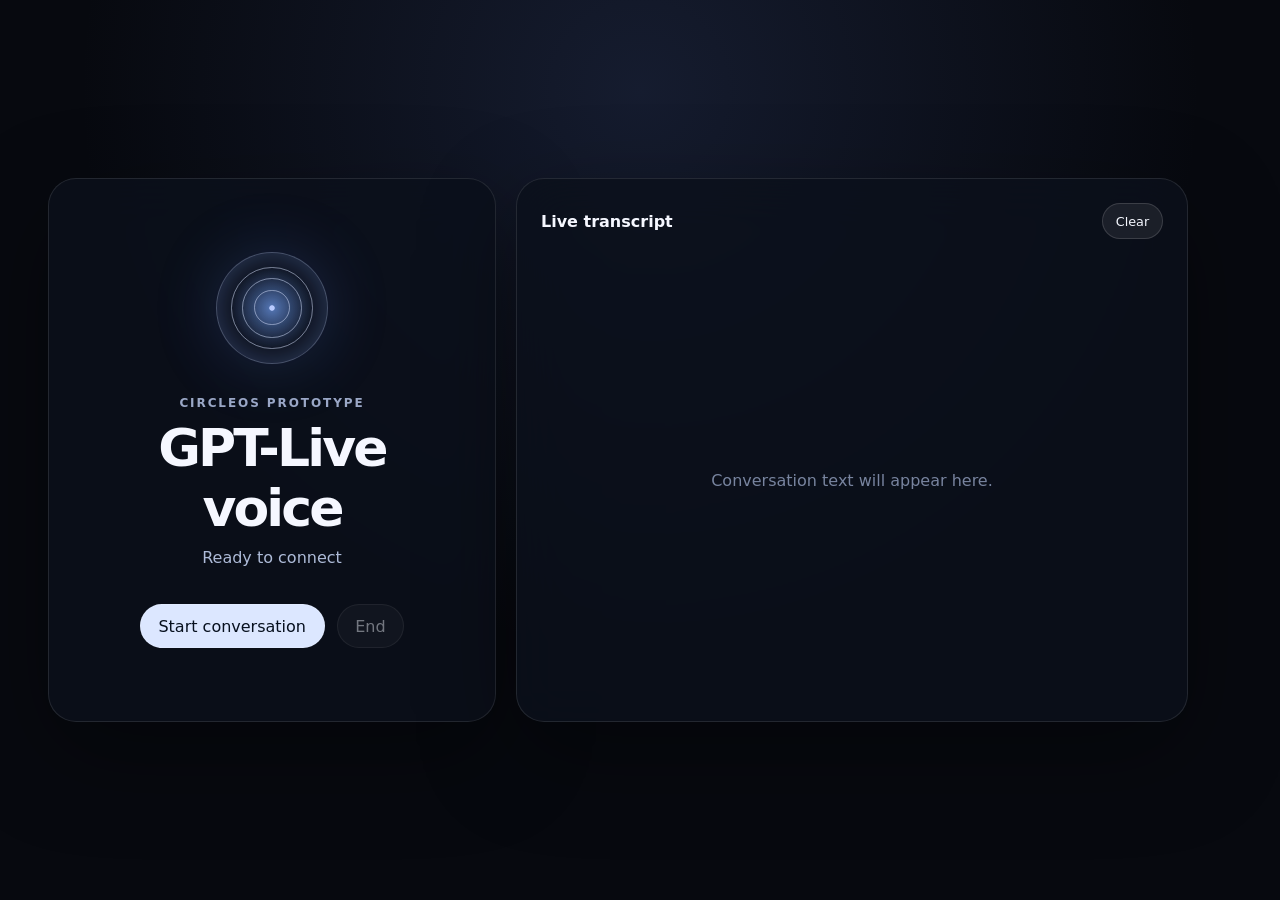
<file: index.html>
<!doctype html>
<html lang="en">
  <head>
    <meta charset="utf-8" />
    <meta name="viewport" content="width=device-width, initial-scale=1" />
    <meta name="color-scheme" content="dark" />
    <title>circleOS voice prototype</title>
    <link rel="stylesheet" href="/styles.css" />
  </head>
  <body>
    <main class="shell">
      <section class="card" aria-labelledby="title">
        <div class="orb" id="orb" data-state="idle" aria-hidden="true">
          <span></span>
          <span></span>
          <span></span>
        </div>
        <p class="eyebrow">circleOS prototype</p>
        <h1 id="title">GPT-Live voice</h1>
        <p class="status" id="status" role="status" aria-live="polite">
          Ready to connect
        </p>
        <div class="controls">
          <button class="primary" id="start" type="button">
            Start conversation
          </button>
          <button id="stop" type="button" disabled>End</button>
        </div>
        <audio id="audio" autoplay></audio>
      </section>

      <section class="transcript" aria-labelledby="transcript-title">
        <div class="transcript-heading">
          <h2 id="transcript-title">Live transcript</h2>
          <button id="clear" type="button">Clear</button>
        </div>
        <div id="messages" class="messages" aria-live="polite">
          <p class="empty">Conversation text will appear here.</p>
        </div>
      </section>
    </main>
    <script type="module" src="/app.js"></script>
  </body>
</html>
</file>
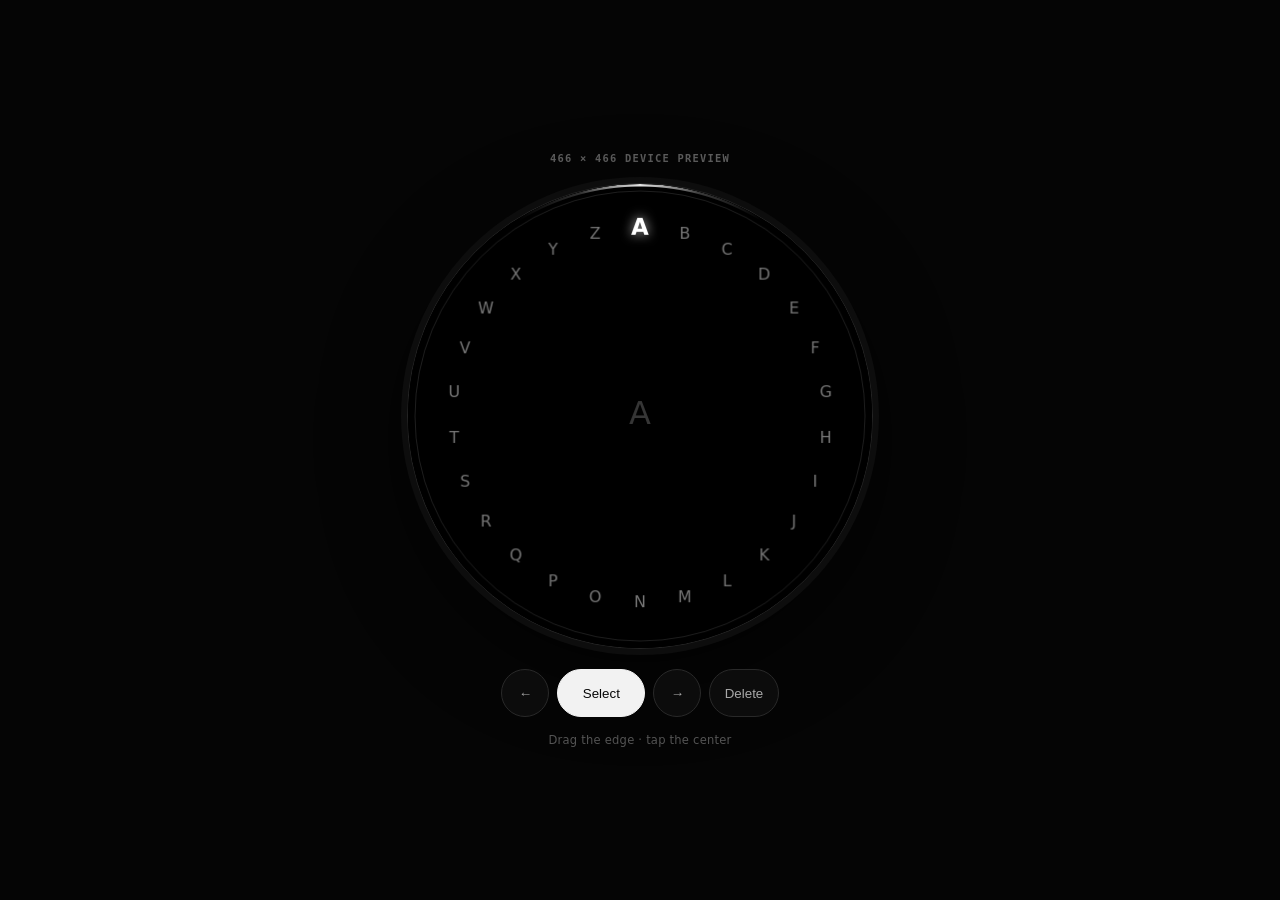
<file: dial.html>
<!doctype html>
<html lang="en">
  <head>
    <meta charset="utf-8" />
    <meta name="viewport" content="width=device-width, initial-scale=1" />
    <meta name="color-scheme" content="dark" />
    <title>circleOS dial keyboard</title>
    <link rel="stylesheet" href="/dial-smooth.css" />
  </head>
  <body>
    <main class="prototype">
      <section class="workspace" aria-label="Rotary keyboard prototype">
        <p class="resolution">466 × 466 device preview</p>
        <div class="device">
          <div class="screen">
            <canvas
              id="dial"
              width="466"
              height="466"
              aria-label="Circular alphabet dial. Drag the edge to rotate and tap the center to select."
            ></canvas>
            <div class="beam-parallax" id="beam-parallax" aria-hidden="true">
              <div class="beam"></div>
            </div>
          </div>
        </div>

        <strong class="sr-only" id="selected-letter">A</strong>
        <output class="sr-only" id="message" aria-live="polite">—</output>

        <div class="controls" aria-label="Dial controls">
          <button type="button" data-action="previous" aria-label="Previous letter">
            <span aria-hidden="true">←</span>
          </button>
          <button class="select" type="button" data-action="select">Select</button>
          <button type="button" data-action="next" aria-label="Next letter">
            <span aria-hidden="true">→</span>
          </button>
          <button type="button" data-action="delete">Delete</button>
        </div>

        <p class="hint">Drag the edge · tap the center</p>
      </section>
    </main>

    <script src="/dial-scroll.js" defer></script>
  </body>
</html>
</file>
<file: styles.css>
:root {
  font-family:
    Inter, ui-sans-serif, system-ui, -apple-system, BlinkMacSystemFont, "Segoe UI",
    sans-serif;
  color: #f5f7ff;
  background: #07090f;
  font-synthesis: none;
}

* {
  box-sizing: border-box;
}

body {
  min-width: 320px;
  min-height: 100vh;
  margin: 0;
  background:
    radial-gradient(circle at 50% 10%, rgb(58 77 130 / 28%), transparent 35rem),
    #07090f;
}

button {
  min-height: 44px;
  border: 1px solid rgb(255 255 255 / 14%);
  border-radius: 999px;
  padding: 0.7rem 1.1rem;
  color: inherit;
  background: rgb(255 255 255 / 7%);
  font: inherit;
  cursor: pointer;
}

button:hover:not(:disabled) {
  background: rgb(255 255 255 / 12%);
}

button:focus-visible {
  outline: 2px solid #9bb8ff;
  outline-offset: 3px;
}

button:disabled {
  cursor: not-allowed;
  opacity: 0.45;
}

button.primary {
  color: #07101e;
  background: #dce7ff;
}

button.primary:hover:not(:disabled) {
  background: #fff;
}

.shell {
  display: grid;
  grid-template-columns: minmax(18rem, 28rem) minmax(20rem, 42rem);
  gap: 1.25rem;
  width: min(74rem, calc(100% - 2rem));
  min-height: 100vh;
  margin: 0 auto;
  padding: 4rem 0;
  align-content: center;
}

.card,
.transcript {
  border: 1px solid rgb(255 255 255 / 10%);
  border-radius: 1.75rem;
  background: rgb(12 16 27 / 82%);
  box-shadow: 0 2rem 6rem rgb(0 0 0 / 35%);
  backdrop-filter: blur(24px);
}

.card {
  display: flex;
  min-height: 34rem;
  padding: 3rem;
  align-items: center;
  flex-direction: column;
  justify-content: center;
  text-align: center;
}

.eyebrow {
  margin: 2rem 0 0.5rem;
  color: #9ba8c7;
  font-size: 0.75rem;
  font-weight: 700;
  letter-spacing: 0.16em;
  text-transform: uppercase;
}

h1,
h2,
p {
  margin-top: 0;
}

h1 {
  margin-bottom: 0.65rem;
  font-size: clamp(2rem, 5vw, 3.25rem);
  letter-spacing: -0.055em;
}

.status {
  min-height: 1.5rem;
  margin-bottom: 2rem;
  color: #aebbd8;
}

.controls {
  display: flex;
  gap: 0.75rem;
}

.orb {
  position: relative;
  width: 7rem;
  height: 7rem;
  border: 1px solid rgb(183 205 255 / 35%);
  border-radius: 50%;
  background: radial-gradient(circle, #b9cbff 0 3%, #4f6faa 4%, transparent 52%);
  box-shadow:
    inset 0 0 2rem rgb(136 170 255 / 30%),
    0 0 4rem rgb(80 120 220 / 22%);
  transition: filter 180ms ease;
}

.orb span {
  position: absolute;
  inset: 13%;
  border: 1px solid rgb(214 226 255 / 52%);
  border-radius: 50%;
  animation: orbit 4s linear infinite;
}

.orb span:nth-child(2) {
  inset: 23%;
  animation-duration: 2.7s;
  animation-direction: reverse;
}

.orb span:nth-child(3) {
  inset: 34%;
  animation-duration: 1.9s;
}

.orb[data-state="idle"] span {
  animation-play-state: paused;
}

.orb[data-state="connecting"] {
  filter: hue-rotate(25deg);
}

.orb[data-state="listening"] {
  filter: hue-rotate(75deg) saturate(1.3);
}

.orb[data-state="speaking"] {
  filter: hue-rotate(145deg) saturate(1.5);
}

.orb[data-state="error"] {
  filter: hue-rotate(280deg) saturate(2);
}

.transcript {
  display: flex;
  min-height: 34rem;
  padding: 1.5rem;
  flex-direction: column;
}

.transcript-heading {
  display: flex;
  align-items: center;
  justify-content: space-between;
}

.transcript-heading h2 {
  margin-bottom: 0;
  font-size: 1rem;
}

.transcript-heading button {
  min-height: 36px;
  padding: 0.4rem 0.8rem;
  font-size: 0.8rem;
}

.messages {
  display: flex;
  overflow: auto;
  margin-top: 1.5rem;
  flex: 1;
  flex-direction: column;
  gap: 0.75rem;
}

.empty {
  margin: auto;
  color: #78849f;
  text-align: center;
}

.message {
  display: grid;
  max-width: 88%;
  margin: 0;
  border-radius: 1rem;
  padding: 0.8rem 1rem;
  gap: 0.25rem;
  background: rgb(255 255 255 / 7%);
}

.message.user {
  align-self: end;
  background: #dce7ff;
  color: #0c1525;
}

.message strong {
  font-size: 0.7rem;
  letter-spacing: 0.06em;
  opacity: 0.65;
  text-transform: uppercase;
}

@keyframes orbit {
  from {
    transform: rotate(0deg) scaleX(0.55);
  }
  to {
    transform: rotate(360deg) scaleX(0.55);
  }
}

@media (max-width: 800px) {
  .shell {
    grid-template-columns: 1fr;
    padding: 1rem 0;
  }

  .card,
  .transcript {
    min-height: 30rem;
  }
}

@media (prefers-reduced-motion: reduce) {
  .orb span {
    animation: none;
  }
}
</file>
<file: dial-smooth.css>
:root {
  color: #f7f7f7;
  background: #050505;
  font-family:
    Inter, ui-sans-serif, system-ui, -apple-system, BlinkMacSystemFont, "Segoe UI",
    sans-serif;
  font-synthesis: none;
}

* {
  box-sizing: border-box;
}

body {
  min-width: 320px;
  min-height: 100vh;
  margin: 0;
  background: #050505;
}

button {
  min-width: 3rem;
  min-height: 3rem;
  border: 1px solid #292929;
  border-radius: 999px;
  color: #a8a8a8;
  background: #0c0c0c;
  font: 600 0.78rem/1 inherit;
  cursor: pointer;
}

button:hover {
  border-color: #555;
  color: #fff;
}

button:focus-visible {
  outline: 1px solid #fff;
  outline-offset: 3px;
}

.prototype {
  display: grid;
  min-height: 100vh;
  padding: 2rem 1rem;
  place-items: center;
}

.workspace {
  display: grid;
  justify-items: center;
  gap: 1.25rem;
}

.resolution {
  margin: 0;
  color: #5f5f5f;
  font: 600 0.65rem/1 ui-monospace, SFMono-Regular, Menlo, monospace;
  letter-spacing: 0.12em;
  text-transform: uppercase;
}

.device {
  display: grid;
  width: min(466px, calc(100vw - 2rem), calc(100vh - 11rem));
  aspect-ratio: 1;
  border: 1px solid #242424;
  border-radius: 50%;
  background: #090909;
  box-shadow:
    0 0 0 6px #0d0d0d,
    0 1.5rem 5rem rgb(0 0 0 / 70%);
  place-items: center;
}

.screen {
  position: relative;
  overflow: hidden;
  width: 100%;
  aspect-ratio: 1;
  border-radius: 50%;
  background: #000;
}

canvas {
  position: relative;
  z-index: 1;
  display: block;
  width: 100%;
  height: 100%;
  border-radius: 50%;
  touch-action: none;
  cursor: grab;
}

canvas:active {
  cursor: grabbing;
}

.beam-parallax,
.beam {
  position: absolute;
  inset: 0;
  border-radius: 50%;
  pointer-events: none;
}

.beam-parallax {
  z-index: 2;
  transition: transform 700ms cubic-bezier(0.2, 0.75, 0.25, 1);
  will-change: transform;
}

.beam {
  background: conic-gradient(
    from -32deg,
    transparent 0deg,
    rgb(255 255 255 / 16%) 17deg,
    rgb(255 255 255 / 88%) 32deg,
    rgb(255 255 255 / 20%) 47deg,
    transparent 64deg
  );
  filter: drop-shadow(0 0 4px rgb(255 255 255 / 30%));
  mask: radial-gradient(
    farthest-side,
    transparent calc(100% - 3px),
    #000 calc(100% - 2px)
  );
  animation: beam-alive 4.8s ease-in-out infinite;
  will-change: transform, opacity;
}

@keyframes beam-alive {
  0%,
  100% {
    opacity: 0.72;
    transform: rotate(-1.2deg);
  }

  50% {
    opacity: 0.96;
    transform: rotate(1.2deg);
  }
}

.controls {
  display: flex;
  align-items: center;
  gap: 0.5rem;
}

.controls .select {
  min-width: 5.5rem;
  color: #080808;
  background: #f2f2f2;
  border-color: #f2f2f2;
}

.controls .select:hover {
  color: #000;
  background: #fff;
}

.controls [data-action="delete"] {
  min-width: auto;
  padding: 0 0.9rem;
}

.hint {
  margin: -0.25rem 0 0;
  color: #545454;
  font-size: 0.72rem;
  letter-spacing: 0.02em;
}

.sr-only {
  position: absolute;
  overflow: hidden;
  width: 1px;
  height: 1px;
  margin: -1px;
  padding: 0;
  border: 0;
  clip: rect(0, 0, 0, 0);
  white-space: nowrap;
}

@media (prefers-reduced-motion: reduce) {
  .beam {
    animation: none;
  }

  .beam-parallax {
    transition: none;
  }
}
</file>
